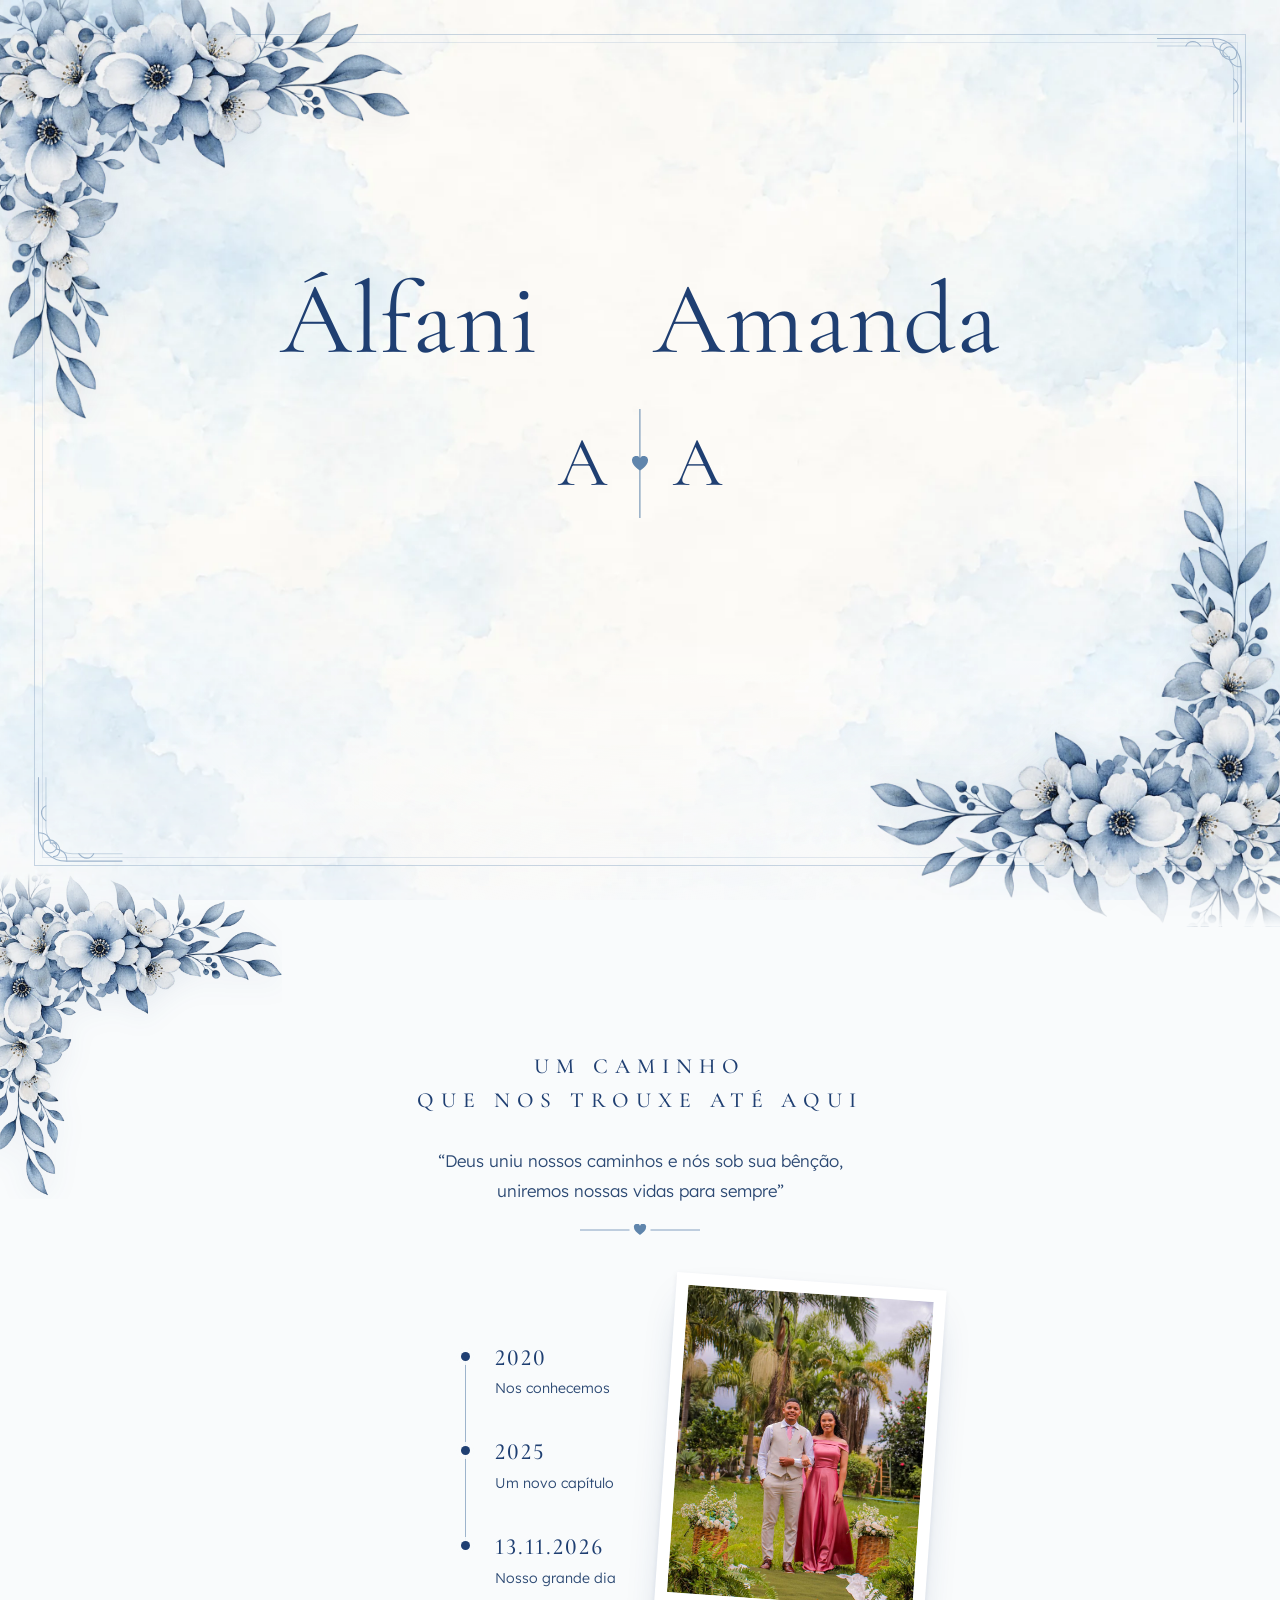
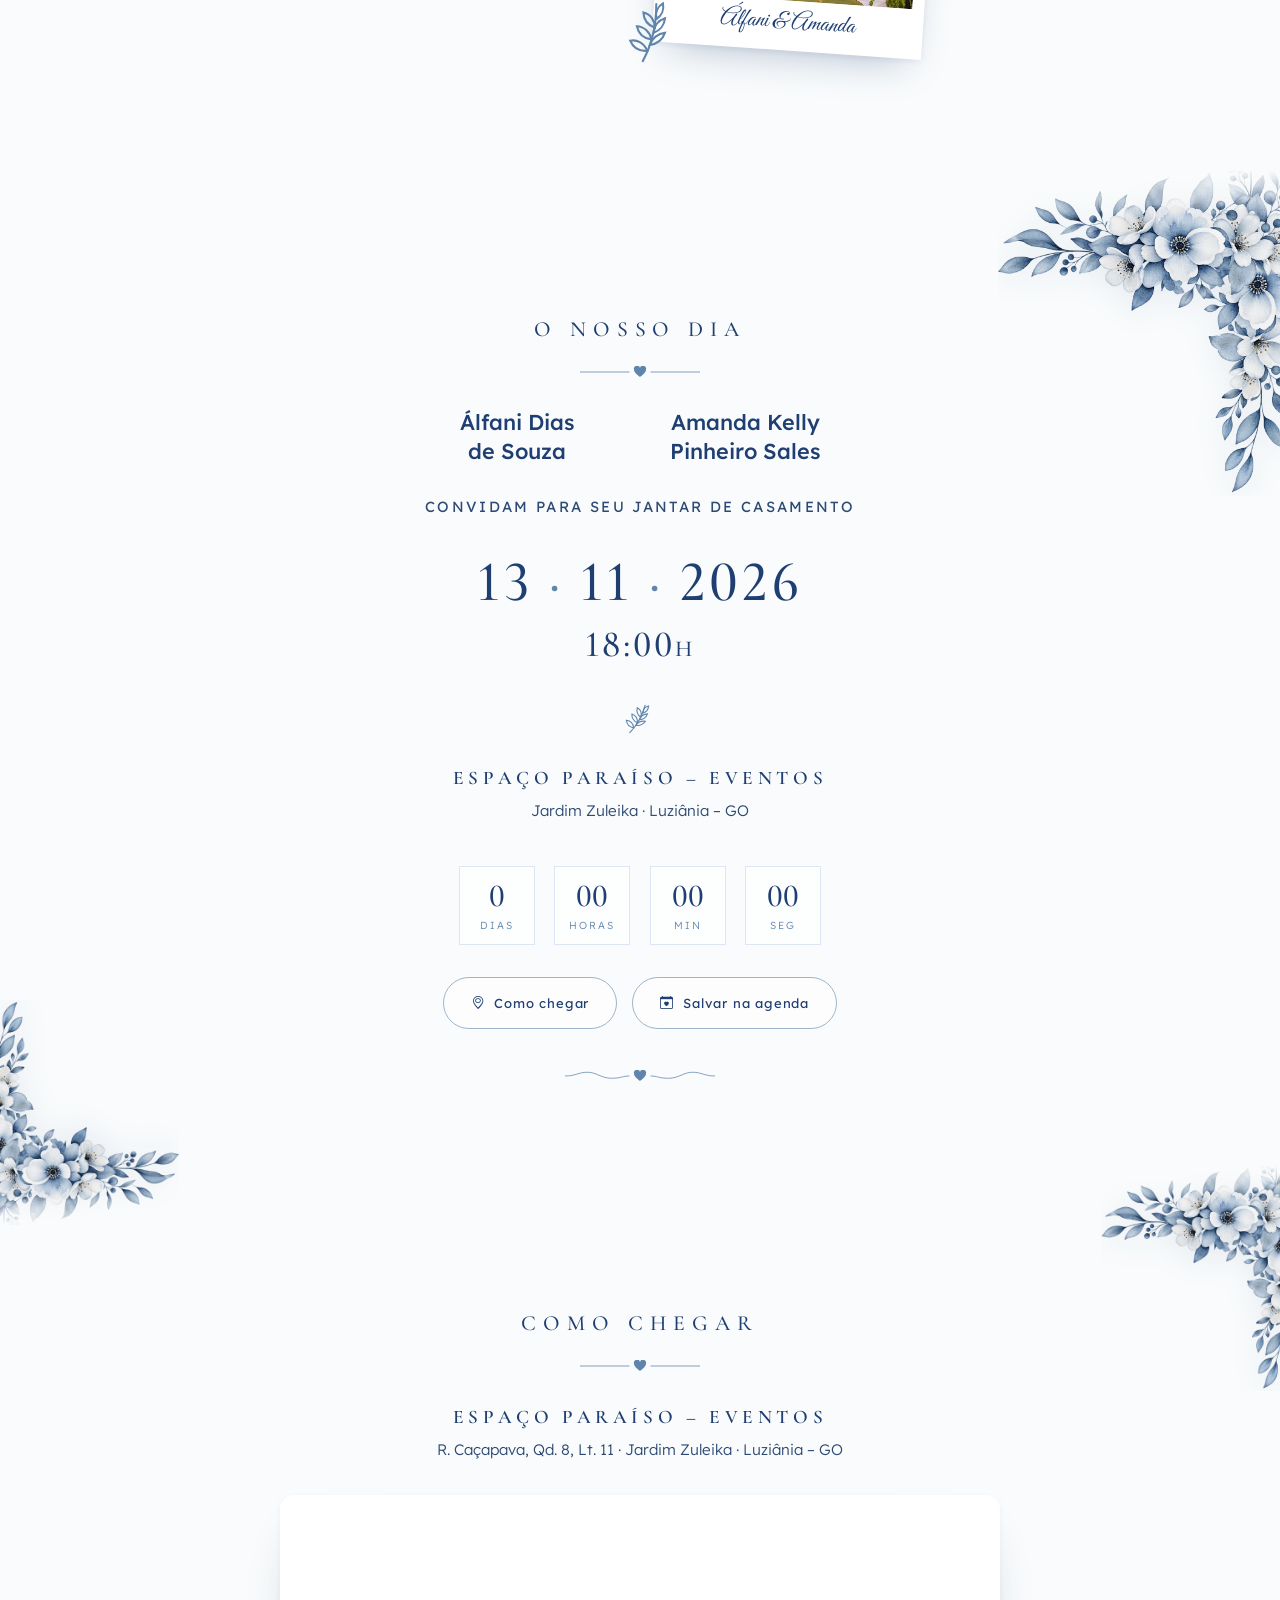
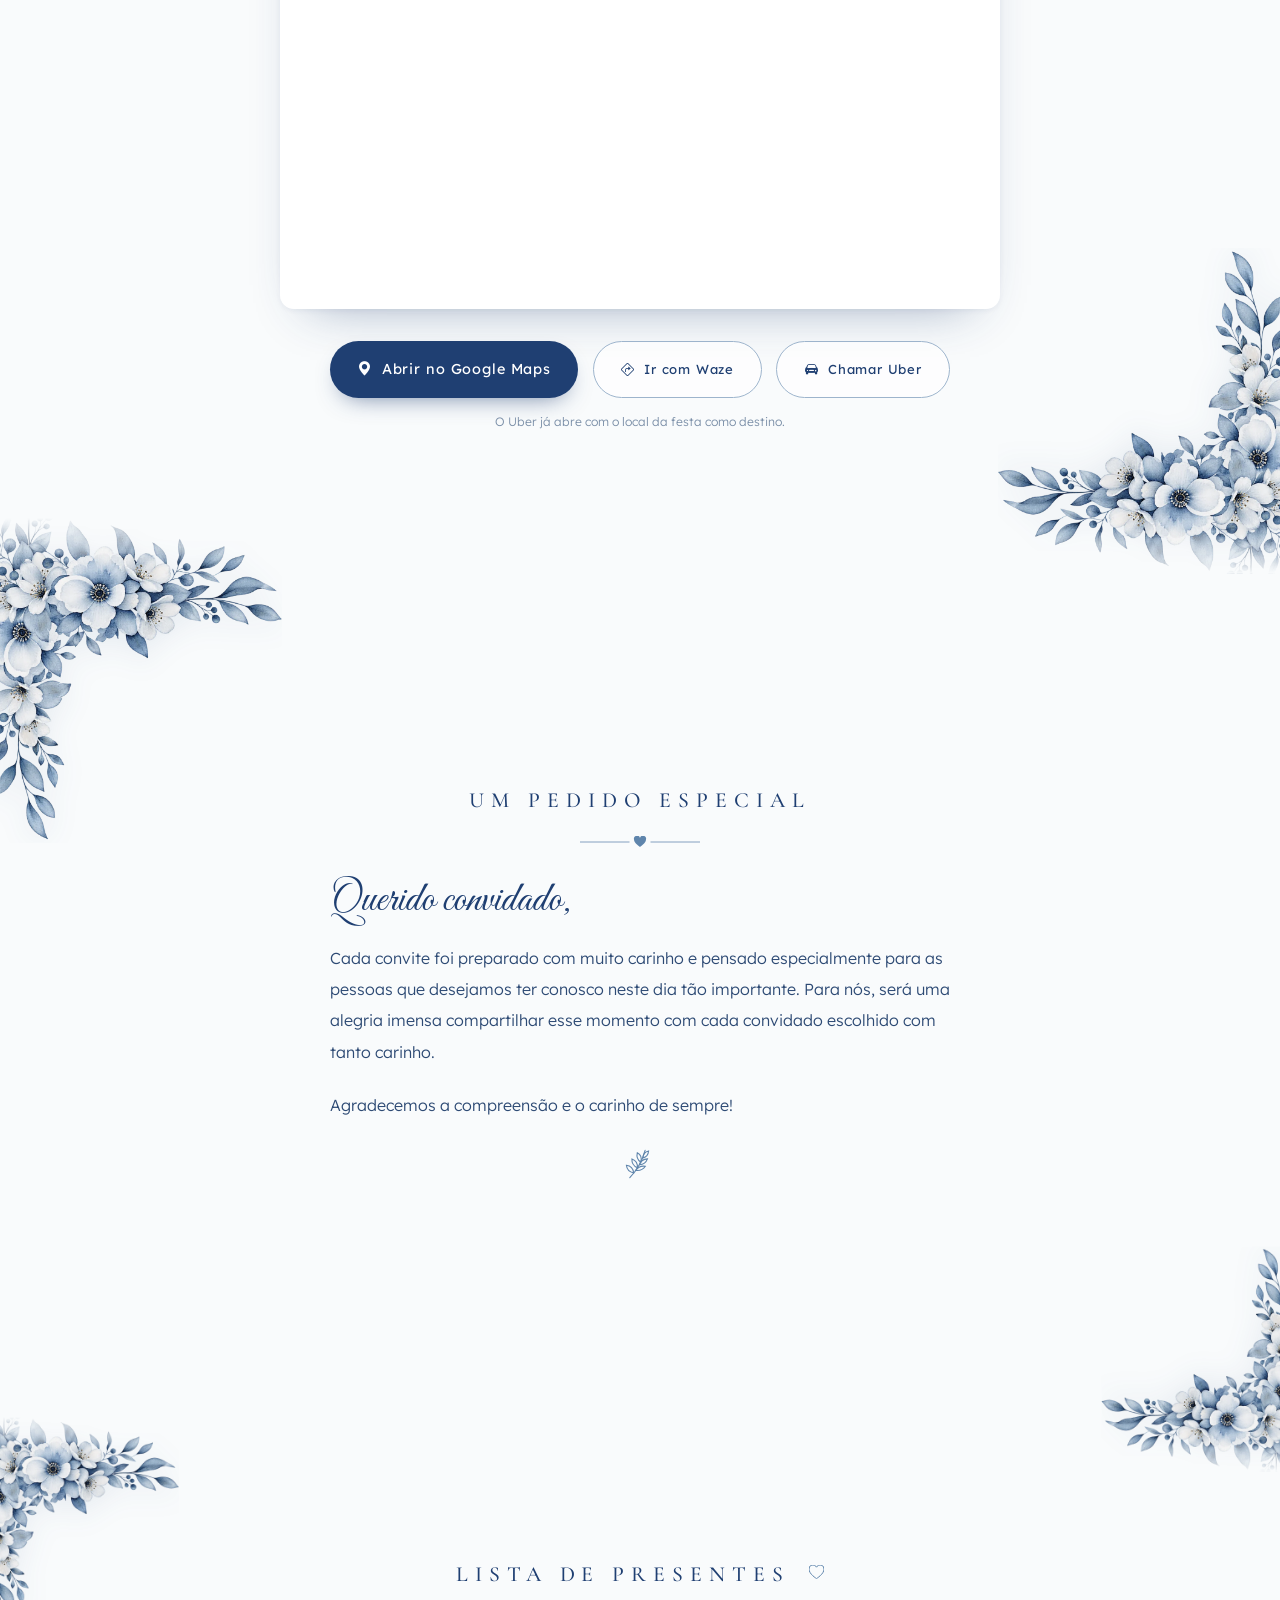
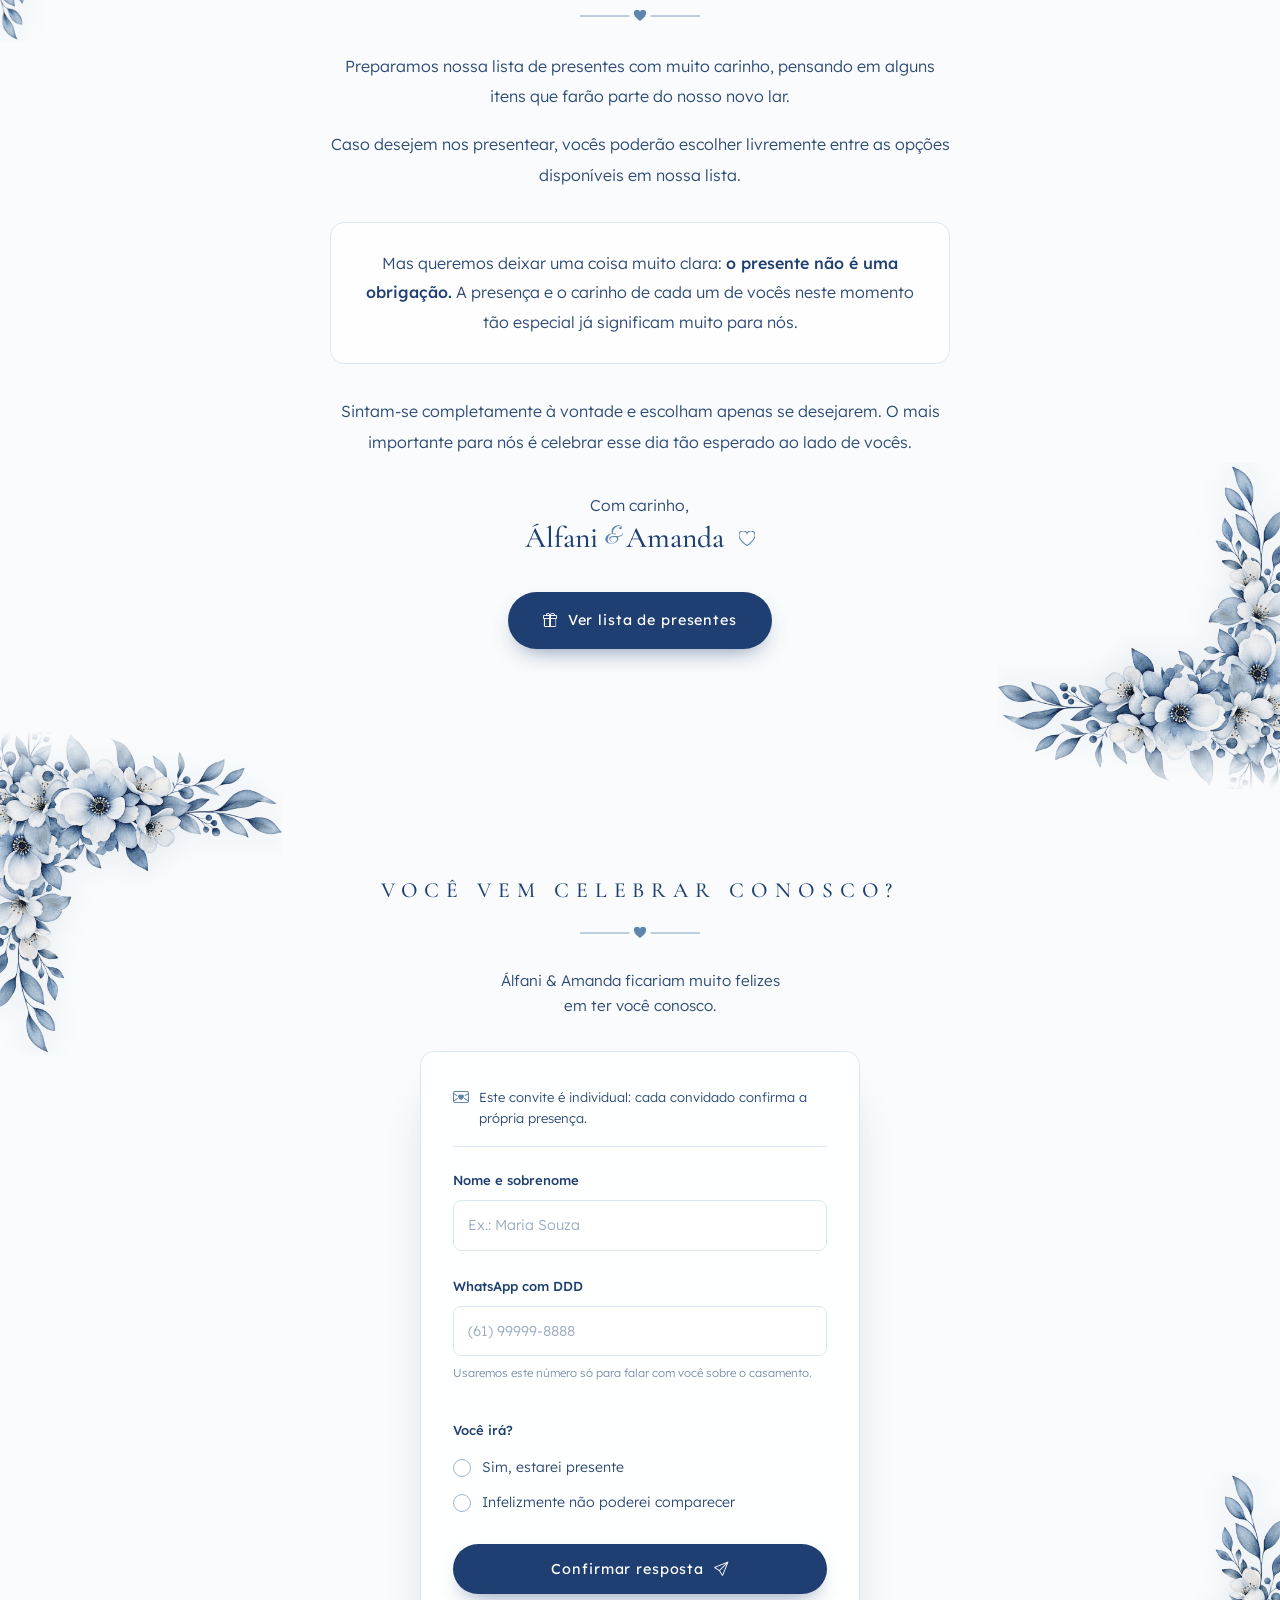
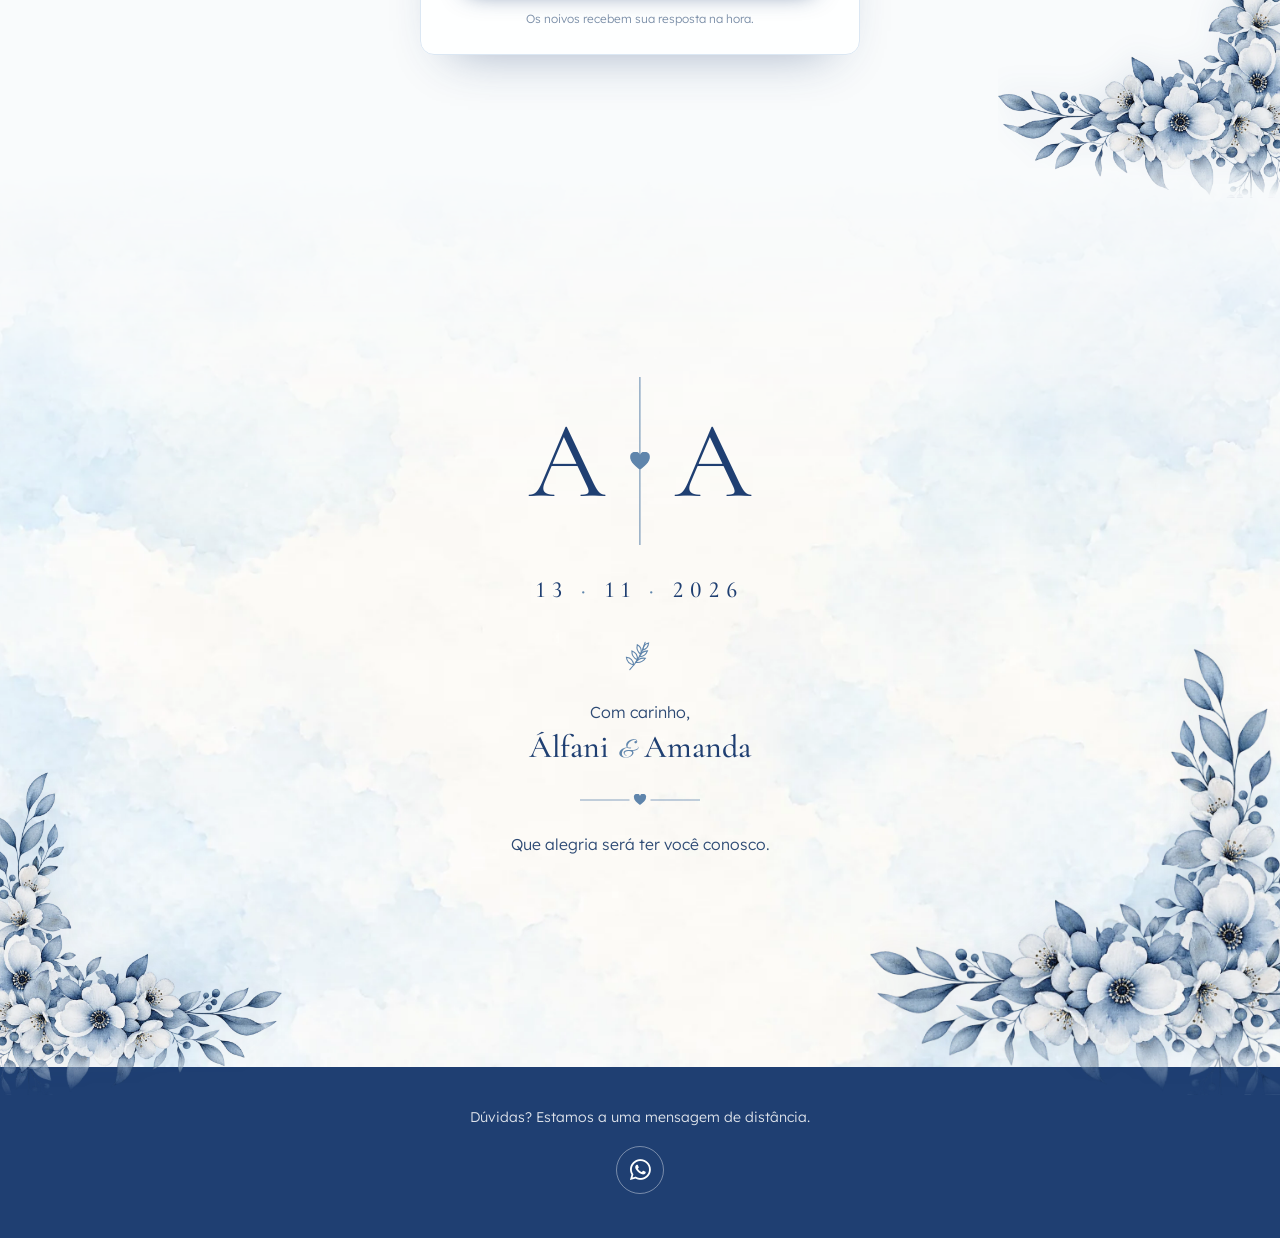
<file: index.html>
<!DOCTYPE html>
<html lang="pt-BR">
<head>
    <meta charset="UTF-8">
    <meta name="viewport" content="width=device-width, initial-scale=1.0">
    <title>Álfani &amp; Amanda · Você está convidado(a)!</title>
    <meta name="description" content="Você é muito especial para nós — vem celebrar com a gente! Álfani e Amanda convidam para o jantar de casamento, 13 de novembro de 2026, às 18h, no Espaço Paraíso Eventos, Luziânia - GO.">
    <meta name="theme-color" content="#f7fafd">

    <!-- meta tags de compartilhamento (WhatsApp, Facebook, Instagram etc. usam Open Graph) -->
    <meta property="og:site_name" content="Álfani & Amanda" />
    <meta property="og:title" content="Álfani & Amanda · Você está convidado(a)!" />
    <meta property="og:type" content="website" />
    <meta property="og:description" content="Você é muito especial para nós, e esse dia não seria o mesmo sem você. Vem celebrar com a gente: 13.11.2026, às 18h, no Espaço Paraíso Eventos, Luziânia - GO." />
    <!-- endereço do site: se o nome no Netlify for outro, troque aqui (e em config.js → siteUrl) -->
    <meta property="og:url" content="https://alfani-e-amanda.netlify.app/" />
    <meta property="og:image" content="https://alfani-e-amanda.netlify.app/og-convite.jpg" />
    <meta property="og:image:secure_url" content="https://alfani-e-amanda.netlify.app/og-convite.jpg" />
    <meta property="og:image:type" content="image/jpeg" />
    <meta property="og:image:width" content="1200" />
    <meta property="og:image:height" content="630" />
    <meta property="og:image:alt" content="Álfani e Amanda, 13 de novembro de 2026" />
    <meta property="og:locale" content="pt_BR" />
    <meta name="twitter:card" content="summary_large_image" />
    <meta name="twitter:title" content="Álfani & Amanda · Você está convidado(a)!" />
    <meta name="twitter:description" content="Você é muito especial para nós, e esse dia não seria o mesmo sem você. Vem celebrar com a gente: 13.11.2026, às 18h, no Espaço Paraíso Eventos, Luziânia - GO." />
    <meta name="twitter:image" content="https://alfani-e-amanda.netlify.app/og-convite.jpg" />

    <link rel="icon" href="data:image/svg+xml,%3Csvg xmlns='http://www.w3.org/2000/svg' viewBox='0 0 64 64'%3E%3Cpath d='M32 56S8 41 8 24a12 12 0 0 1 24-4 12 12 0 0 1 24 4c0 17-24 32-24 32z' fill='%235f85ac'/%3E%3C/svg%3E">

    <!-- fontes -->
    <link rel="preconnect" href="https://fonts.googleapis.com">
    <link rel="preconnect" href="https://fonts.gstatic.com" crossorigin>
    <link href="https://fonts.googleapis.com/css2?family=Cormorant+Garamond:ital,wght@0,400;0,500;0,600;1,400;1,500&family=Lexend:wght@300;400;500&family=Great+Vibes&display=swap" rel="stylesheet">
    <link rel="stylesheet" href="https://cdn.jsdelivr.net/npm/bootstrap-icons@1.11.3/font/bootstrap-icons.min.css">

    <link rel="preload" as="image" href="/layout-images/convite/fundo-aquarela.webp">
    <link rel="preload" as="image" href="/layout-images/convite/flores-canto.webp">
    <link rel="stylesheet" href="/convite.css">
    <script>document.documentElement.classList.add('js')</script>
</head>
<body>

<!-- ============ SÍMBOLOS SVG REUTILIZÁVEIS ============ -->
<svg width="0" height="0" style="position:absolute" aria-hidden="true">
    <defs>
        <!-- coração -->
        <symbol id="coracao" viewBox="0 0 24 22">
            <path d="M12 21.5S0 14.2 0 6.4A6.3 6.3 0 0 1 12 3.3a6.3 6.3 0 0 1 12 3.1c0 7.8-12 15.1-12 15.1z"/>
        </symbol>
        <!-- raminho -->
        <symbol id="raminho" viewBox="0 0 40 40">
            <g fill="none" stroke="currentColor" stroke-width="1.3" stroke-linecap="round">
                <path d="M8 36C16 28 22 18 26 4"/>
                <path d="M12.5 30.5c-5-1-8-4.5-8.5-9 4.5.5 8 3.8 8.5 9z"/>
                <path d="M17 24.5c-4.5-2-6.8-6-6.5-10.5 4.2 1.4 6.8 5.5 6.5 10.5z"/>
                <path d="M21 18c-3.8-2.8-5.2-7-4.2-11.2 3.8 2 5.5 6.5 4.2 11.2z"/>
                <path d="M15 27.5c4.5.6 8.7-1 11.3-4.8-4.4-.8-8.8 1.2-11.3 4.8z"/>
                <path d="M19.5 20.8c4.2-.2 7.8-2.8 9.3-6.8-4.3.1-8 2.6-9.3 6.8z"/>
                <path d="M23.5 13c3.7-1 6.3-4.2 6.6-8.2-3.8.9-6.5 4-6.6 8.2z"/>
            </g>
        </symbol>
        <!-- canto ornamental (inspirado na moldura do convite) -->
        <symbol id="canto" viewBox="0 0 120 120">
            <g fill="none" stroke="currentColor" stroke-width="1.4" stroke-linecap="round">
                <path d="M6 118V44C6 22 22 6 44 6h74"/>
                <path d="M16 118V52c0-20 16-36 36-36h66" opacity=".55"/>
                <path d="M30 30c-8 8-18 4-18-4s10-12 16-6c5 5 1 12-4 10"/>
                <path d="M30 30c8-8 4-18-4-18"/>
                <path d="M44 6c0 10-6 16-14 16M6 44c10 0 16-6 16-14"/>
                <path d="M60 16c6-8 16-8 20 0M16 60c-8 6-8 16 0 20"/>
            </g>
        </symbol>
        <!-- divisor: linha — coração — linha -->
        <symbol id="divisor" viewBox="0 0 160 16">
            <path d="M0 8h66M94 8h66" stroke="currentColor" stroke-width="1" fill="none"/>
            <path d="M80 14.5S72 9.7 72 4.7a4 4 0 0 1 8-1.9 4 4 0 0 1 8 1.9c0 5-8 9.8-8 9.8z" fill="currentColor"/>
        </symbol>
        <!-- divisor ondulado -->
        <symbol id="divisor-onda" viewBox="0 0 200 16">
            <path d="M0 8c14 0 18-5 30-5s18 8 32 8 14-3 24-3M114 8c10 0 10 3 24 3s20-8 32-8 16 5 30 5" stroke="currentColor" stroke-width="1" fill="none"/>
            <path d="M100 14.5S92 9.7 92 4.7a4 4 0 0 1 8-1.9 4 4 0 0 1 8 1.9c0 5-8 9.8-8 9.8z" fill="currentColor"/>
        </symbol>
    </defs>
</svg>

<!-- ============ MENU ============ -->
<header class="topo" id="topo">
    <nav class="menu" aria-label="Navegação principal">
        <a href="#inicio" class="menu__marca" aria-label="Início">A<svg><use href="#coracao"/></svg>A</a>
        <button class="menu__botao" aria-label="Abrir menu" aria-expanded="false" aria-controls="menu-links">
            <span></span><span></span><span></span>
        </button>
        <ul class="menu__links" id="menu-links">
            <li><a href="#inicio">Início</a></li>
            <li><a href="#o-casal">O casal</a></li>
            <li><a href="#nosso-dia">O nosso dia</a></li>
            <li><a href="#local">Local</a></li>
            <li><a href="#presentes">Presentes</a></li>
            <li><a href="#rsvp">RSVP</a></li>
        </ul>
    </nav>
</header>

<main>

    <!-- ============ 1. HERO ============ -->
    <section class="secao hero" id="inicio">
        <img class="flor flor--tl flor--grande" src="/layout-images/convite/flores-canto.webp" alt="">
        <img class="flor flor--br flor--grande" src="/layout-images/convite/flores-canto.webp" alt="">

        <div class="moldura" aria-hidden="true">
            <svg class="moldura__canto moldura__canto--tl"><use href="#canto"/></svg>
            <svg class="moldura__canto moldura__canto--tr"><use href="#canto"/></svg>
            <svg class="moldura__canto moldura__canto--bl"><use href="#canto"/></svg>
            <svg class="moldura__canto moldura__canto--br"><use href="#canto"/></svg>
        </div>

        <div class="conteudo hero__conteudo">
            <p class="sobretitulo hero-etapa">Jantar de casamento</p>
            <!-- as letras dos nomes "nascem" de cada A do monograma (ver convite.js) -->
            <h1 class="hero__nomes" aria-label="Álfani &amp; Amanda">
                <span class="nome" data-origem="mono-a1">Álfani</span>
                <span class="e-comercial hero-etapa">&amp;</span>
                <span class="nome" data-origem="mono-a2">Amanda</span>
            </h1>

            <div class="monograma hero__monograma" aria-hidden="true">
                <span id="mono-a1" class="monograma__letra">A</span>
                <span class="monograma__eixo"><svg><use href="#coracao"/></svg></span>
                <span id="mono-a2" class="monograma__letra">A</span>
            </div>

            <p class="hero__data hero-etapa">13 <i>·</i> 11 <i>·</i> 2026</p>

            <a href="#o-casal" class="rolar hero-etapa" aria-label="Rolar para baixo">
                <i class="bi bi-chevron-down"></i>
            </a>
        </div>
    </section>

    <!-- ============ 2. O CASAL / NOSSA HISTÓRIA ============ -->
    <section class="secao secao--espelho" id="o-casal">
        <img class="flor flor--tl flor--media" src="/layout-images/convite/flores-canto.webp" alt="">

        <div class="conteudo">
            <h2 class="titulo revelar">Um caminho<br>que nos trouxe até aqui</h2>

            <blockquote class="citacao revelar">
                “Deus uniu nossos caminhos e nós sob sua bênção, uniremos nossas vidas para sempre”
            </blockquote>
            <svg class="divisor revelar" aria-hidden="true"><use href="#divisor"/></svg>

            <div class="historia">
                <!-- TODO: confirmar com o casal as datas e textos reais da linha do tempo -->
                <ol class="linha-tempo revelar">
                    <li>
                        <strong>2020</strong>
                        <span>Nos conhecemos</span>
                    </li>
                    <li>
                        <strong>2025</strong>
                        <span>Um novo capítulo</span>
                    </li>
                    <li>
                        <strong>13.11.2026</strong>
                        <span>Nosso grande dia</span>
                    </li>
                </ol>

                <figure class="polaroid revelar">
                    <div class="polaroid__foto">
                        <!-- Coloque a foto do casal em /layout-images/convite/casal.jpg -->
                        <img src="/layout-images/convite/casal.jpeg" alt="Álfani e Amanda" loading="lazy" onerror="this.remove()">
                        <div class="polaroid__reserva" aria-hidden="true">
                            <span>A</span><svg><use href="#coracao"/></svg><span>A</span>
                        </div>
                    </div>
                    <figcaption>Álfani &amp; Amanda</figcaption>
                    <svg class="polaroid__raminho" aria-hidden="true"><use href="#raminho"/></svg>
                </figure>
            </div>
        </div>
    </section>

    <!-- ============ 3. O NOSSO DIA ============ -->
    <section class="secao" id="nosso-dia">
        <img class="flor flor--tr flor--media" src="/layout-images/convite/flores-canto.webp" alt="">
        <img class="flor flor--bl flor--pequena" src="/layout-images/convite/flores-canto.webp" alt="">

        <div class="conteudo">
            <h2 class="titulo revelar">O nosso dia</h2>
            <svg class="divisor revelar" aria-hidden="true"><use href="#divisor"/></svg>

            <div class="nomes-completos revelar">
                <p>Álfani Dias<br>de Souza</p>
                <p>Amanda Kelly<br>Pinheiro Sales</p>
            </div>
            <p class="convidam revelar">convidam para seu jantar de casamento</p>

            <p class="dia__data revelar">13 <i>·</i> 11 <i>·</i> 2026</p>
            <p class="dia__hora revelar">18:00<small>h</small></p>

            <svg class="raminho revelar" aria-hidden="true"><use href="#raminho"/></svg>

            <p class="dia__local revelar">Espaço Paraíso – Eventos</p>
            <p class="dia__endereco revelar">Jardim Zuleika · Luziânia – GO</p>

            <div class="contador revelar" aria-label="Contagem regressiva">
                <div><span id="dias">0</span><small>dias</small></div>
                <div><span id="horas">00</span><small>horas</small></div>
                <div><span id="minutos">00</span><small>min</small></div>
                <div><span id="segundos">00</span><small>seg</small></div>
            </div>

            <div class="acoes revelar">
                <a class="botao botao--contorno" href="#local">
                    <i class="bi bi-geo-alt"></i> Como chegar
                </a>
                <a class="botao botao--contorno" target="_blank" rel="noopener"
                   href="https://calendar.google.com/calendar/render?action=TEMPLATE&text=Jantar+de+Casamento+%C3%81lfani+%26+Amanda&dates=20261113T210000Z/20261114T030000Z&location=Espa%C3%A7o+Para%C3%ADso+Eventos+-+Jardim+Zuleika%2C+Luzi%C3%A2nia+-+GO">
                    <i class="bi bi-calendar-heart"></i> Salvar na agenda
                </a>
            </div>

            <svg class="divisor divisor--onda revelar" aria-hidden="true"><use href="#divisor-onda"/></svg>
        </div>
    </section>

    <!-- ============ 4. LOCAL / COMO CHEGAR ============ -->
    <section class="secao secao--espelho" id="local">
        <img class="flor flor--tr flor--pequena" src="/layout-images/convite/flores-canto.webp" alt="">
        <img class="flor flor--br flor--media" src="/layout-images/convite/flores-canto.webp" alt="">

        <div class="conteudo">
            <h2 class="titulo revelar">Como chegar</h2>
            <svg class="divisor revelar" aria-hidden="true"><use href="#divisor"/></svg>

            <p class="dia__local revelar">Espaço Paraíso – Eventos</p>
            <p class="dia__endereco revelar" id="local-endereco">R. Caçapava, Qd. 8, Lt. 11 · Jardim Zuleika · Luziânia – GO</p>

            <div class="mapa revelar">
                <iframe
                    title="Mapa do Espaço Paraíso Eventos"
                    src="https://www.google.com/maps?q=-16.1359082,-47.9591609&amp;z=16&amp;output=embed"
                    loading="lazy"
                    referrerpolicy="no-referrer-when-downgrade"
                    allowfullscreen></iframe>
            </div>

            <!-- os links abaixo são montados a partir de config.js (local) -->
            <div class="acoes acoes--rotas revelar">
                <a class="botao botao--cheio botao--auto" target="_blank" rel="noopener" id="rota-google"
                   href="https://share.google/DKx1PzBp9vqPbJ42H">
                    <i class="bi bi-geo-alt-fill"></i> Abrir no Google Maps
                </a>
                <a class="botao botao--contorno" target="_blank" rel="noopener" id="rota-waze"
                   href="https://waze.com/ul?ll=-16.1359082,-47.9591609&amp;navigate=yes">
                    <i class="bi bi-sign-turn-right"></i> Ir com Waze
                </a>
                <a class="botao botao--contorno" target="_blank" rel="noopener" id="rota-uber"
                   href="https://m.uber.com/ul/?action=setPickup&amp;pickup=my_location&amp;dropoff%5Blatitude%5D=-16.1359082&amp;dropoff%5Blongitude%5D=-47.9591609">
                    <i class="bi bi-car-front-fill"></i> Chamar Uber
                </a>
            </div>
            <p class="rotas__nota revelar">O Uber já abre com o local da festa como destino.</p>
        </div>
    </section>

    <!-- ============ 5. UM PEDIDO ESPECIAL ============ -->
    <section class="secao" id="pedido">
        <img class="flor flor--tl flor--media" src="/layout-images/convite/flores-canto.webp" alt="">
        <img class="flor flor--br flor--pequena" src="/layout-images/convite/flores-canto.webp" alt="">

        <div class="conteudo conteudo--estreito">
            <h2 class="titulo revelar">Um pedido especial</h2>
            <svg class="divisor revelar" aria-hidden="true"><use href="#divisor"/></svg>

            <p class="pedido__saudacao revelar">Querido convidado,</p>
            <div class="pedido__texto revelar">
                <p>Cada convite foi preparado com muito carinho e pensado especialmente para as pessoas que desejamos ter conosco neste dia tão importante. Para nós, será uma alegria imensa compartilhar esse momento com cada convidado escolhido com tanto carinho.</p>
                <p>Agradecemos a compreensão e o carinho de sempre!</p>
            </div>
            <svg class="raminho revelar" aria-hidden="true"><use href="#raminho"/></svg>
        </div>
    </section>

    <!-- ============ 6. LISTA DE PRESENTES ============ -->
    <section class="secao secao--espelho" id="presentes">
        <img class="flor flor--tl flor--pequena" src="/layout-images/convite/flores-canto.webp" alt="">
        <img class="flor flor--br flor--media" src="/layout-images/convite/flores-canto.webp" alt="">

        <div class="conteudo conteudo--estreito">
            <h2 class="titulo revelar">
                Lista de Presentes
                <svg class="titulo__coracao" aria-hidden="true"><use href="#coracao"/></svg>
            </h2>
            <svg class="divisor revelar" aria-hidden="true"><use href="#divisor"/></svg>

            <div class="presentes__texto revelar">
                <p>Preparamos nossa lista de presentes com muito carinho, pensando em alguns itens que farão parte do nosso novo lar.</p>
                <p>Caso desejem nos presentear, vocês poderão escolher livremente entre as opções disponíveis em nossa lista.</p>
            </div>

            <blockquote class="presentes__destaque revelar">
                <p>Mas queremos deixar uma coisa muito clara: <strong>o presente não é uma obrigação.</strong> A presença e o carinho de cada um de vocês neste momento tão especial já significam muito para nós.</p>
            </blockquote>

            <div class="presentes__texto revelar">
                <p>Sintam-se completamente à vontade e escolham apenas se desejarem. O mais importante para nós é celebrar esse dia tão esperado ao lado de vocês.</p>
            </div>

            <div class="assinatura revelar">
                <p class="assinatura__carinho">Com carinho,</p>
                <p class="assinatura__nomes">
                    Álfani <span class="e-comercial">&amp;</span> Amanda
                    <svg aria-hidden="true"><use href="#coracao"/></svg>
                </p>
            </div>

            <a class="botao botao--cheio botao--auto botao--presentes revelar" href="/lista-de-presentes.html">
                <i class="bi bi-gift"></i> Ver lista de presentes
            </a>
        </div>
    </section>

    <!-- ============ 7. RSVP ============ -->
    <section class="secao" id="rsvp">
        <img class="flor flor--tl flor--media" src="/layout-images/convite/flores-canto.webp" alt="">
        <img class="flor flor--br flor--media" src="/layout-images/convite/flores-canto.webp" alt="">

        <div class="conteudo">
            <h2 class="titulo revelar">Você vem celebrar conosco?</h2>
            <svg class="divisor revelar" aria-hidden="true"><use href="#divisor"/></svg>
            <p class="subtitulo revelar">Álfani &amp; Amanda ficariam muito felizes<br>em ter você conosco.</p>

            <form class="cartao-form revelar" id="form-rsvp" novalidate>
                <p class="cartao-form__intro">
                    <i class="bi bi-envelope-heart" aria-hidden="true"></i>
                    Este convite é individual: cada convidado confirma a própria presença.
                </p>

                <!-- nome + WhatsApp (ou "confirmando como…" se já identificado) -->
                <div id="rsvp-identificacao"></div>

                <p class="rsvp-anterior" id="rsvp-anterior" hidden></p>

                <fieldset class="campo" data-campo="presenca">
                    <legend class="campo__rotulo">Você irá?</legend>
                    <label class="opcao">
                        <input type="radio" name="presenca" value="sim" required>
                        <span class="opcao__marca"></span>
                        Sim, estarei presente
                    </label>
                    <label class="opcao">
                        <input type="radio" name="presenca" value="nao">
                        <span class="opcao__marca"></span>
                        Infelizmente não poderei comparecer
                    </label>
                    <span class="campo__erro">Escolha uma das opções.</span>
                </fieldset>

                <p class="cartao-form__erro" id="rsvp-erro" hidden></p>

                <button type="submit" class="botao botao--cheio" id="rsvp-enviar">
                    Confirmar resposta <i class="bi bi-send"></i>
                </button>
                <p class="cartao-form__nota">Os noivos recebem sua resposta na hora.</p>
            </form>

            <!-- depois de enviar -->
            <div class="cartao-form cartao-form--sucesso" id="rsvp-sucesso" hidden>
                <svg class="cartao-form__coracao" aria-hidden="true"><use href="#coracao"/></svg>
                <h3 id="rsvp-sucesso-titulo"></h3>
                <p id="rsvp-sucesso-texto"></p>
                <div class="pendentes" id="rsvp-pendentes" hidden></div>
                <button type="button" class="botao-link" id="rsvp-alterar">Alterar minha resposta</button>
            </div>
        </div>
    </section>

    <!-- ============ 8. ENCERRAMENTO ============ -->
    <section class="secao secao--espelho final">
        <img class="flor flor--bl flor--media" src="/layout-images/convite/flores-canto.webp" alt="">
        <img class="flor flor--br flor--grande" src="/layout-images/convite/flores-canto.webp" alt="">

        <div class="conteudo">
            <div class="monograma monograma--grande revelar" aria-hidden="true">
                <span>A</span>
                <span class="monograma__eixo"><svg><use href="#coracao"/></svg></span>
                <span>A</span>
            </div>
            <p class="hero__data revelar">13 <i>·</i> 11 <i>·</i> 2026</p>
            <svg class="raminho revelar" aria-hidden="true"><use href="#raminho"/></svg>

            <p class="final__carinho revelar">Com carinho,</p>
            <p class="final__nomes revelar">Álfani <span class="e-comercial">&amp;</span> Amanda</p>
            <svg class="divisor revelar" aria-hidden="true"><use href="#divisor"/></svg>
            <p class="final__frase revelar">Que alegria será ter você conosco.</p>
        </div>
    </section>

</main>

<footer class="rodape">
    <p>Dúvidas? Estamos a uma mensagem de distância.</p>
    <a class="rodape__whats" id="link-whats" href="https://wa.me/61994061823" target="_blank" rel="noopener" aria-label="Falar no WhatsApp">
        <i class="bi bi-whatsapp"></i>
    </a>
</footer>

<div class="aviso" id="aviso" role="status" aria-live="polite"></div>

<script src="/config.js"></script>
<script src="/convite.js"></script>
<script type="module" src="/rsvp.js"></script>
</body>
</html>
</file>
<file: convite.css>
/* =========================================================
   Convite · Álfani & Amanda — 13.11.2026
   Paleta e tipografia inspiradas no convite oficial
   ========================================================= */

:root {
    --azul-marinho: #1f3f72;   /* títulos, monograma, datas */
    --azul-texto:   #2d4a74;   /* texto corrido */
    --azul-suave:   #5f85ac;   /* coração, detalhes */
    --azul-linha:   #9db4cc;   /* linhas, moldura */
    --azul-nevoa:   #dbe7f3;   /* campos, bordas leves */
    --papel:        #f9fbfc;   /* fundo base */
    --branco:       #ffffff;

    --serif:  'Cormorant Garamond', 'Times New Roman', serif;
    --sans:   'Lexend', system-ui, sans-serif;
    --script: 'Great Vibes', cursive;

    --fundo: url('/layout-images/convite/fundo-aquarela.webp');
    --flor:  url('/layout-images/convite/flores-canto.webp');
}

*,
*::before,
*::after { box-sizing: border-box; }

html { scroll-behavior: smooth; }

body {
    margin: 0;
    background: var(--papel);
    color: var(--azul-texto);
    font-family: var(--sans);
    font-weight: 300;
    line-height: 1.7;
    -webkit-font-smoothing: antialiased;
    overflow-x: hidden;
    font-variant-numeric: lining-nums;
    font-feature-settings: 'lnum' 1;
}

h1, h2, h3, p, blockquote, figure, ol, ul { margin: 0; padding: 0; }
img, svg { display: block; }
a { color: inherit; }

/* ---------- Menu ---------- */
.topo {
    position: fixed;
    inset: 0 0 auto 0;
    z-index: 50;
    transition: background .4s ease, box-shadow .4s ease, backdrop-filter .4s ease;
}
.topo.rolado {
    background: rgba(249, 251, 252, .82);
    backdrop-filter: blur(10px);
    -webkit-backdrop-filter: blur(10px);
    box-shadow: 0 1px 0 rgba(157, 180, 204, .35);
}
.menu {
    max-width: 1200px;
    margin: 0 auto;
    padding: 1.1rem 2rem;
    display: flex;
    align-items: center;
    justify-content: flex-end;
    gap: 1rem;
}
.menu__marca {
    margin-right: auto;
    display: flex;
    align-items: center;
    gap: .3rem;
    font-family: var(--serif);
    font-size: 1.5rem;
    color: var(--azul-marinho);
    text-decoration: none;
    opacity: 0;
    transition: opacity .4s ease;
}
.menu__marca svg { width: 12px; height: 11px; fill: var(--azul-suave); }
.topo.rolado .menu__marca { opacity: 1; }

.menu__links {
    list-style: none;
    display: flex;
    gap: 2.2rem;
}
.menu__links a {
    font-family: var(--sans);
    font-size: .72rem;
    font-weight: 400;
    letter-spacing: .22em;
    text-transform: uppercase;
    text-decoration: none;
    color: var(--azul-marinho);
    position: relative;
    padding: .3rem 0;
}
.menu__links a::after {
    content: '';
    position: absolute;
    left: 0; right: 0; bottom: 0;
    height: 1px;
    background: var(--azul-suave);
    transform: scaleX(0);
    opacity: 0;
    transition: transform .35s ease, opacity .35s ease;
}
.menu__links a:hover::after,
.menu__links a.ativo::after { transform: scaleX(1); opacity: 1; }

.menu__botao {
    display: none;
    width: 42px; height: 42px;
    border: 0;
    background: transparent;
    cursor: pointer;
    flex-direction: column;
    justify-content: center;
    align-items: center;
    gap: 6px;
    position: relative;
    z-index: 2;
}
.menu__botao span {
    width: 24px; height: 1.5px;
    background: var(--azul-marinho);
    transition: transform .35s ease, opacity .35s ease;
}
.menu__botao[aria-expanded="true"] span:nth-child(1) { transform: translateY(7.5px) rotate(45deg); }
.menu__botao[aria-expanded="true"] span:nth-child(2) { opacity: 0; }
.menu__botao[aria-expanded="true"] span:nth-child(3) { transform: translateY(-7.5px) rotate(-45deg); }

/* ---------- Seções ---------- */
.secao {
    position: relative;
    isolation: isolate;
    overflow: hidden;           /* navegadores antigos */
    overflow-x: clip;           /* corta só nas laterais: as flores podem */
    overflow-y: visible;        /* passar da borda de cima/baixo sem "corte reto" */
    min-height: 100vh;
    min-height: 100svh;
    display: grid;
    place-items: center;
    padding: 7rem 1.5rem;
    text-align: center;
}
/* ---------- Fundo ----------
   Um único fundo aquarela contínuo, fixo na tela e bem suave, para a página
   inteira. A aquarela em intensidade total aparece só na abertura (hero) e no
   encerramento, dissolvendo-se no papel para não criar "emendas".          */
body::before {
    content: '';
    position: fixed;
    inset: 0;
    z-index: -1;
    pointer-events: none;
    background: var(--fundo) center / cover no-repeat;
    opacity: .38;
}
/* véu central: deixa o miolo mais limpo, onde fica o texto */
body::after {
    content: '';
    position: fixed;
    inset: 0;
    z-index: -1;
    pointer-events: none;
    background: radial-gradient(ellipse 60% 70% at 50% 50%, rgba(249, 251, 252, .75), rgba(249, 251, 252, 0) 75%);
}

.hero::before,
.final::before {
    content: '';
    position: absolute;
    inset: 0;
    z-index: -2;
    background: var(--fundo) center / cover no-repeat;
}
.hero::before {
    -webkit-mask-image: linear-gradient(to bottom, #000 70%, transparent 100%);
            mask-image: linear-gradient(to bottom, #000 70%, transparent 100%);
}
.final::before {
    transform: scaleX(-1);
    -webkit-mask-image: linear-gradient(to top, #000 60%, transparent 100%);
            mask-image: linear-gradient(to top, #000 60%, transparent 100%);
}

.conteudo {
    position: relative;
    z-index: 2;
    width: 100%;
    max-width: 780px;
    display: flex;
    flex-direction: column;
    align-items: center;
}
.conteudo--estreito { max-width: 620px; }

/* ---------- Flores de canto ---------- */
.flor {
    position: absolute;
    z-index: 1;
    height: auto;
    pointer-events: none;
    user-select: none;
    filter: drop-shadow(0 6px 14px rgba(31, 63, 114, .08));
    transform-origin: center;
    /* a imagem original vem "cortada" nas bordas de cima e da esquerda:
       um degradê suave faz essas bordas sumirem no fundo (vale para todos
       os cantos, porque a máscara é aplicada antes do espelhamento) */
    -webkit-mask-image: linear-gradient(to bottom, transparent 0, #000 14%),
                        linear-gradient(to right, transparent 0, #000 10%);
    -webkit-mask-composite: source-in;
            mask-image: linear-gradient(to bottom, transparent 0, #000 14%),
                        linear-gradient(to right, transparent 0, #000 10%);
            mask-composite: intersect;
    animation: balanco 9s ease-in-out infinite alternate;
}
.flor--grande  { width: clamp(220px, 36vw, 520px); }
.flor--media   { width: clamp(170px, 26vw, 380px); }
.flor--pequena { width: clamp(130px, 18vw, 260px); }

/* a imagem original está no canto superior esquerdo; as outras são espelhadas */
.flor--tl { top: -3%;    left: -4%; }
.flor--tr { top: -3%;    right: -4%;  transform: scaleX(-1); }
.flor--bl { bottom: -3%; left: -4%;   transform: scaleY(-1); }
.flor--br { bottom: -3%; right: -4%;  transform: rotate(180deg); }

@keyframes balanco {
    from { rotate: -1.2deg; }
    to   { rotate: 1.2deg; }
}

/* ---------- Moldura do hero (como no convite) ---------- */
.moldura {
    position: absolute;
    inset: clamp(14px, 3vw, 34px);
    z-index: 0;
    border: 1px solid rgba(157, 180, 204, .55);
    pointer-events: none;
}
.moldura::after {
    content: '';
    position: absolute;
    inset: 7px;
    border: 1px solid rgba(157, 180, 204, .28);
}
.moldura__canto {
    position: absolute;
    width: clamp(56px, 7vw, 92px);
    height: clamp(56px, 7vw, 92px);
    color: var(--azul-linha);
}
.moldura__canto--tl { top: -1px;    left: -1px; }
.moldura__canto--tr { top: -1px;    right: -1px;  transform: scaleX(-1); }
.moldura__canto--bl { bottom: -1px; left: -1px;   transform: scaleY(-1); }
.moldura__canto--br { bottom: -1px; right: -1px;  transform: scale(-1); }

/* ---------- Tipografia comum ---------- */
.sobretitulo,
.titulo {
    font-family: var(--serif);
    font-weight: 500;
    text-transform: uppercase;
    letter-spacing: .32em;
    color: var(--azul-marinho);
}
.sobretitulo {
    font-size: clamp(.8rem, 1.4vw, .95rem);
    margin-bottom: 1.4rem;
    color: var(--azul-suave);
}
.titulo {
    font-size: clamp(1.05rem, 2.2vw, 1.35rem);
    line-height: 1.6;
}
.subtitulo {
    font-size: .95rem;
    margin-bottom: 2rem;
}

.divisor {
    width: 120px;
    height: 12px;
    margin: 1.2rem auto 1.8rem;
    color: var(--azul-suave);
}
.divisor--onda { width: 180px; margin-top: 2.6rem; margin-bottom: 0; }

.raminho {
    width: 34px;
    height: 34px;
    color: var(--azul-suave);
    margin: 1.6rem auto;
}

.e-comercial {
    font-family: var(--script);
    font-weight: 400;
    color: var(--azul-suave);
    font-size: .8em;
    padding: 0 .08em;
}

/* ---------- 1. Hero ---------- */
.hero { padding-top: 6rem; }
.hero__nomes {
    font-family: var(--serif);
    font-weight: 400;
    font-size: clamp(3rem, 8.4vw, 6.4rem);
    line-height: 1.05;
    color: var(--azul-marinho);
    letter-spacing: .01em;
}

.monograma {
    display: flex;
    align-items: center;
    gap: clamp(.9rem, 2vw, 1.5rem);
    margin: 2rem 0 1.6rem;
    font-family: var(--serif);
    font-weight: 400;
    font-size: clamp(3rem, 6vw, 4.4rem);
    line-height: 1;
    color: var(--azul-marinho);
}
.monograma__eixo {
    position: relative;
    width: 18px;
    height: 1.55em;
    display: grid;
    place-items: center;
}
.monograma__eixo::before {
    content: '';
    position: absolute;
    top: 0; bottom: 0; left: 50%;
    width: 1.2px;
    background: var(--azul-suave);
    transform: translateX(-50%);
}
.monograma__eixo svg {
    position: relative;
    width: 16px;
    height: 15px;
    fill: var(--azul-suave);
}
.monograma--grande { font-size: clamp(4rem, 10vw, 6.8rem); margin-top: 0; }
.monograma--grande .monograma__eixo { width: 22px; }
.monograma--grande .monograma__eixo svg { width: 20px; height: 18px; }

.hero__data {
    font-family: var(--serif);
    font-size: clamp(1.1rem, 2.2vw, 1.45rem);
    font-weight: 500;
    letter-spacing: .3em;
    color: var(--azul-marinho);
}
.hero__data i { font-style: normal; color: var(--azul-suave); }

.rolar {
    margin-top: 3rem;
    font-size: 1.3rem;
    color: var(--azul-marinho);
    text-decoration: none;
    animation: flutuar 2.4s ease-in-out infinite;
}
@keyframes flutuar {
    0%, 100% { transform: translateY(0); }
    50%      { transform: translateY(8px); }
}

/* ---------- 2. Nossa história ---------- */
.citacao {
    margin-top: 1.8rem;
    max-width: 440px;
    font-family: var(--sans);
    font-size: 1.05rem;
    line-height: 1.75;
    color: var(--azul-texto);
}

.historia {
    width: 100%;
    display: grid;
    grid-template-columns: 1fr 1fr;
    align-items: center;
    gap: 3rem;
    margin-top: 1rem;
    text-align: left;
}

.linha-tempo {
    list-style: none;
    position: relative;
    padding-left: 2.2rem;
    justify-self: end;
}
.linha-tempo::before {
    content: '';
    position: absolute;
    left: 5px; top: .9rem; bottom: 2.6rem;
    width: 1px;
    background: var(--azul-linha);
}
.linha-tempo li { position: relative; padding-bottom: 2.2rem; }
.linha-tempo li:last-child { padding-bottom: 0; }
.linha-tempo li::before {
    content: '';
    position: absolute;
    left: calc(-2.2rem + 1px);
    top: .62rem;
    width: 9px; height: 9px;
    border-radius: 50%;
    background: var(--azul-marinho);
    box-shadow: 0 0 0 4px rgba(249, 251, 252, .9);
}
.linha-tempo strong {
    display: block;
    font-family: var(--serif);
    font-size: 1.45rem;
    font-weight: 500;
    letter-spacing: .08em;
    color: var(--azul-marinho);
    line-height: 1.4;
}
.linha-tempo span { font-size: .88rem; }

.polaroid {
    position: relative;
    width: min(270px, 100%);
    background: var(--branco);
    padding: 12px 12px 14px;
    box-shadow: 0 18px 40px -18px rgba(31, 63, 114, .35), 0 2px 6px rgba(31, 63, 114, .08);
    rotate: 4deg;
    transition: rotate .6s ease, scale .6s ease;
}
.polaroid:hover { rotate: 1deg; scale: 1.02; }
.polaroid__foto {
    position: relative;
    aspect-ratio: 4 / 5;
    overflow: hidden;
    background: var(--papel) var(--fundo) center / cover;
}
.polaroid__foto img {
    position: absolute;
    inset: 0;
    z-index: 1;
    width: 100%; height: 100%;
    object-fit: cover;
}
.polaroid__reserva {
    position: absolute;
    inset: 0;
    display: flex;
    align-items: center;
    justify-content: center;
    gap: .6rem;
    font-family: var(--serif);
    font-size: 3.2rem;
    color: var(--azul-marinho);
}
.polaroid__reserva svg { width: 16px; height: 15px; fill: var(--azul-suave); }
.polaroid figcaption {
    font-family: var(--script);
    font-size: 1.5rem;
    text-align: center;
    color: var(--azul-marinho);
    margin-top: .5rem;
    line-height: 1.2;
}
.polaroid__raminho {
    position: absolute;
    left: -30px; bottom: -22px;
    width: 64px; height: 64px;
    color: var(--azul-suave);
    transform: rotate(-20deg);
}

/* ---------- 3. O nosso dia ---------- */
.nomes-completos {
    display: flex;
    justify-content: center;
    gap: clamp(2rem, 8vw, 6rem);
    font-family: var(--sans);
    font-weight: 500;
    font-size: clamp(1.05rem, 2.2vw, 1.35rem);
    line-height: 1.35;
    color: var(--azul-marinho);
}
.convidam {
    margin: 1.8rem 0 2rem;
    font-size: clamp(.78rem, 1.6vw, .92rem);
    font-weight: 400;
    letter-spacing: .16em;
    text-transform: uppercase;
}
.dia__data {
    font-family: var(--serif);
    font-size: clamp(2.4rem, 6vw, 3.6rem);
    font-weight: 500;
    line-height: 1.1;
    letter-spacing: .06em;
    color: var(--azul-marinho);
}
.dia__data i { font-style: normal; color: var(--azul-suave); }
.dia__hora {
    font-family: var(--serif);
    font-size: clamp(1.7rem, 4vw, 2.3rem);
    font-weight: 500;
    letter-spacing: .08em;
    color: var(--azul-marinho);
}
.dia__hora small { font-size: .62em; text-transform: uppercase; }
.dia__local {
    font-family: var(--serif);
    font-weight: 600;
    font-size: clamp(1rem, 2vw, 1.2rem);
    letter-spacing: .24em;
    text-transform: uppercase;
    color: var(--azul-marinho);
}
.dia__endereco { margin-top: .25rem; font-size: .95rem; }

.contador {
    display: flex;
    gap: clamp(.6rem, 2vw, 1.2rem);
    margin: 2.6rem 0 2rem;
}
.contador div {
    min-width: 76px;
    padding: .8rem .6rem .6rem;
    background: rgba(255, 255, 255, .7);
    border: 1px solid var(--azul-nevoa);
    backdrop-filter: blur(3px);
    display: flex;
    flex-direction: column;
    align-items: center;
}
.contador span {
    font-family: var(--serif);
    font-size: 2rem;
    font-weight: 500;
    line-height: 1;
    color: var(--azul-marinho);
    font-variant-numeric: tabular-nums;
}
.contador small {
    margin-top: .35rem;
    font-size: .64rem;
    letter-spacing: .2em;
    text-transform: uppercase;
    color: var(--azul-suave);
}

.acoes {
    display: flex;
    flex-wrap: wrap;
    justify-content: center;
    gap: .9rem;
}

/* ---------- Botões ---------- */
.botao {
    display: inline-flex;
    align-items: center;
    justify-content: center;
    gap: .6rem;
    padding: .85rem 1.7rem;
    border-radius: 999px;
    font-family: var(--sans);
    font-size: .82rem;
    font-weight: 400;
    letter-spacing: .06em;
    text-decoration: none;
    cursor: pointer;
    transition: background .3s ease, color .3s ease, transform .3s ease, box-shadow .3s ease;
}
.botao--contorno {
    border: 1px solid var(--azul-linha);
    background: rgba(255, 255, 255, .6);
    color: var(--azul-marinho);
}
.botao--contorno:hover {
    background: var(--azul-marinho);
    border-color: var(--azul-marinho);
    color: var(--branco);
}
.botao--cheio {
    width: 100%;
    border: 0;
    background: var(--azul-marinho);
    color: var(--branco);
    padding: 1rem 1.7rem;
    font-size: .9rem;
    box-shadow: 0 10px 24px -12px rgba(31, 63, 114, .7);
}
.botao--cheio:hover { transform: translateY(-2px); box-shadow: 0 14px 28px -12px rgba(31, 63, 114, .8); }
.botao:focus-visible,
.menu__links a:focus-visible { outline: 2px solid var(--azul-suave); outline-offset: 3px; }

/* ---------- 4. Pedido especial ---------- */
.pedido__saudacao {
    align-self: flex-start;
    font-family: var(--script);
    font-size: clamp(2rem, 4.5vw, 2.6rem);
    line-height: 1.2;
    color: var(--azul-marinho);
    margin-bottom: 1rem;
}
.pedido__texto {
    text-align: left;
    font-size: 1rem;
    line-height: 1.95;
}
.pedido__texto p + p { margin-top: 1.4rem; }

/* ---------- 5. RSVP ---------- */
.cartao-form {
    width: min(440px, 100%);
    padding: 2.2rem 2rem 1.6rem;
    text-align: left;
    background: rgba(255, 255, 255, .82);
    border: 1px solid var(--azul-nevoa);
    border-radius: 14px;
    box-shadow: 0 24px 50px -30px rgba(31, 63, 114, .45);
    backdrop-filter: blur(6px);
    -webkit-backdrop-filter: blur(6px);
}
.campo {
    display: block;
    border: 0;
    margin: 0 0 1.5rem;
    padding: 0;
    min-width: 0;
}
.campo__rotulo {
    display: block;
    padding: 0;
    margin-bottom: .55rem;
    font-size: .82rem;
    font-weight: 500;
    color: var(--azul-marinho);
}
.campo__rotulo--leve { font-weight: 400; }
.campo__rotulo em { font-style: normal; color: var(--azul-suave); font-size: .78rem; }

.campo input[type="text"],
.campo textarea {
    width: 100%;
    padding: .75rem .9rem;
    font: inherit;
    font-size: .9rem;
    color: var(--azul-marinho);
    background: var(--branco);
    border: 1px solid var(--azul-nevoa);
    border-radius: 8px;
    transition: border-color .25s ease, box-shadow .25s ease;
    resize: vertical;
}
.campo input::placeholder,
.campo textarea::placeholder { color: #9aabbf; }
.campo input:focus,
.campo textarea:focus {
    outline: none;
    border-color: var(--azul-suave);
    box-shadow: 0 0 0 3px rgba(95, 133, 172, .15);
}

.campo__erro {
    display: none;
    margin-top: .4rem;
    font-size: .76rem;
    color: #a24d5c;
}
.campo.invalido .campo__erro { display: block; }
.campo.invalido input[type="text"] { border-color: #d9a3ad; }

.opcao {
    display: flex;
    align-items: center;
    gap: .7rem;
    padding: .35rem 0;
    font-size: .88rem;
    cursor: pointer;
}
.opcao input { position: absolute; opacity: 0; pointer-events: none; }
.opcao__marca {
    flex: none;
    width: 18px; height: 18px;
    border-radius: 50%;
    border: 1px solid var(--azul-linha);
    background: var(--branco);
    display: grid;
    place-items: center;
    transition: border-color .25s ease;
}
.opcao__marca::after {
    content: '';
    width: 8px; height: 8px;
    border-radius: 50%;
    background: var(--azul-marinho);
    transform: scale(0);
    transition: transform .25s ease;
}
.opcao input:checked + .opcao__marca { border-color: var(--azul-marinho); }
.opcao input:checked + .opcao__marca::after { transform: scale(1); }
.opcao input:focus-visible + .opcao__marca { box-shadow: 0 0 0 3px rgba(95, 133, 172, .25); }

.campo--acompanhantes {
    display: grid;
    grid-template-rows: 1fr;
    transition: grid-template-rows .4s ease, opacity .4s ease, margin .4s ease;
}
.campo--acompanhantes > * { min-height: 0; }
.campo--acompanhantes.oculto {
    grid-template-rows: 0fr;
    opacity: 0;
    margin: 0;
    overflow: hidden;
}
.campo--acompanhantes.oculto > * { overflow: hidden; }

.contador-input {
    display: flex;
    width: max-content;
    margin: 0 auto;
    border: 1px solid var(--azul-nevoa);
    border-radius: 8px;
    overflow: hidden;
    background: var(--branco);
}
.contador-input button {
    width: 44px;
    border: 0;
    background: transparent;
    font-size: 1.1rem;
    color: var(--azul-marinho);
    cursor: pointer;
    transition: background .2s ease;
}
.contador-input button:hover { background: var(--azul-nevoa); }
.contador-input input {
    width: 64px;
    padding: .6rem 0;
    border: 0;
    border-inline: 1px solid var(--azul-nevoa);
    text-align: center;
    font: inherit;
    color: var(--azul-marinho);
    -moz-appearance: textfield;
    appearance: textfield;
}
.contador-input input::-webkit-inner-spin-button,
.contador-input input::-webkit-outer-spin-button { -webkit-appearance: none; margin: 0; }

.campo--nomes { margin: 1.1rem 0 0; }
.campo--nomes.oculto { display: none; }

.cartao-form__nota {
    margin-top: .9rem;
    text-align: center;
    font-size: .74rem;
    color: #7b8fa8;
}

.rsvp-alternativa {
    margin-top: 1.2rem;
    padding-top: 1.2rem;
    border-top: 1px solid var(--azul-nevoa);
    display: grid;
    justify-items: center;
    gap: .8rem;
    text-align: center;
    font-size: .86rem;
}

/* ---------- Identificação do convidado (RSVP e presentes) ---------- */
.campo__ajuda {
    display: block;
    margin-top: .4rem;
    font-size: .72rem;
    color: #7b8fa8;
}
.campo.invalido .campo__ajuda { display: none; }
.campo.invalido input[type="tel"] { border-color: #d9a3ad; }
.campo input[type="tel"] {
    width: 100%;
    padding: .75rem .9rem;
    font: inherit;
    font-size: .9rem;
    color: var(--azul-marinho);
    background: var(--branco);
    border: 1px solid var(--azul-nevoa);
    border-radius: 8px;
    transition: border-color .25s ease, box-shadow .25s ease;
}
.campo input[type="tel"]:focus {
    outline: none;
    border-color: var(--azul-suave);
    box-shadow: 0 0 0 3px rgba(95, 133, 172, .15);
}
.identidade {
    display: grid;
    grid-template-columns: auto 1fr;
    align-items: center;
    gap: .2rem .8rem;
    margin-bottom: 1.4rem;
    padding: .9rem 1rem;
    border: 1px solid var(--azul-nevoa);
    border-radius: 10px;
    background: rgba(219, 231, 243, .35);
    text-align: left;
}
.identidade > i {
    grid-row: span 2;
    font-size: 1.4rem;
    color: var(--azul-suave);
}
.identidade__dados { display: flex; flex-direction: column; min-width: 0; line-height: 1.35; }
.identidade__dados strong { font-weight: 500; color: var(--azul-marinho); overflow-wrap: anywhere; }
.identidade__dados span { font-size: .8rem; color: #6f84a0; font-variant-numeric: tabular-nums; }
.identidade__trocar { justify-self: start; padding: .2rem 0; font-size: .76rem; }

.botao-link {
    border: 0;
    background: none;
    padding: .5rem;
    font: inherit;
    font-size: .82rem;
    color: var(--azul-suave);
    text-decoration: underline;
    text-underline-offset: 3px;
    cursor: pointer;
}
.botao-link:hover { color: var(--azul-marinho); }

/* ---------- RSVP ---------- */
.cartao-form__intro {
    display: flex;
    gap: .6rem;
    align-items: flex-start;
    margin-bottom: 1.4rem;
    padding-bottom: 1.1rem;
    border-bottom: 1px solid var(--azul-nevoa);
    font-size: .82rem;
    line-height: 1.55;
    color: var(--azul-texto);
}
.cartao-form__intro i { color: var(--azul-suave); font-size: 1rem; line-height: 1.3; }
.rsvp-anterior {
    display: flex;
    gap: .5rem;
    margin: -.4rem 0 1.2rem;
    font-size: .8rem;
    line-height: 1.5;
    color: var(--azul-texto);
}
.rsvp-anterior i { color: var(--azul-suave); }
.cartao-form__erro {
    margin-bottom: 1rem;
    padding: .75rem .9rem;
    border-radius: 10px;
    background: #fbeef0;
    color: #8f3b4b;
    font-size: .82rem;
    line-height: 1.5;
}
.cartao-form--sucesso {
    display: flex;
    flex-direction: column;
    align-items: center;
    gap: .6rem;
    text-align: center;
}
.cartao-form--sucesso[hidden] { display: none; }
.cartao-form__coracao { width: 34px; height: 31px; fill: var(--azul-suave); }
.cartao-form--sucesso h3 {
    margin: 0;
    font-family: var(--serif);
    font-size: 1.7rem;
    font-weight: 500;
    color: var(--azul-marinho);
}
.cartao-form--sucesso p { font-size: .92rem; }

/* botões de aviso manual (organizador sem envio automático) */
.pendentes {
    display: grid;
    justify-items: center;
    gap: .6rem;
    width: 100%;
    margin: .6rem 0;
    padding-top: 1rem;
    border-top: 1px solid var(--azul-nevoa);
}
.pendentes[hidden] { display: none; }
.pendentes p { font-size: .82rem; }
.previa-aviso { font-size: .78rem !important; color: #8a5a2b; }
.previa-mensagem {
    width: 100%;
    margin: 0;
    padding: .8rem 1rem;
    border-radius: 10px;
    background: rgba(219, 231, 243, .45);
    font-family: var(--sans);
    font-size: .78rem;
    line-height: 1.55;
    text-align: left;
    white-space: pre-wrap;
    overflow-wrap: anywhere;
    color: var(--azul-texto);
}

/* ---------- 6. Encerramento ---------- */
.final .raminho { margin: 1.8rem auto 1.6rem; }
.final__carinho { font-size: 1rem; }
.final__nomes {
    font-family: var(--serif);
    font-size: clamp(1.6rem, 3.5vw, 2rem);
    font-weight: 500;
    color: var(--azul-marinho);
    line-height: 1.3;
}
.final .divisor { margin: 1.6rem auto; }
.final__frase { font-size: .98rem; }

/* ---------- Rodapé ---------- */
.rodape {
    padding: 2.4rem 1.5rem 2.8rem;
    text-align: center;
    background: var(--azul-marinho);
    color: rgba(255, 255, 255, .85);
    font-size: .88rem;
}
.rodape__whats {
    display: inline-grid;
    place-items: center;
    width: 48px; height: 48px;
    margin-top: 1rem;
    border-radius: 50%;
    border: 1px solid rgba(255, 255, 255, .4);
    color: var(--branco);
    font-size: 1.3rem;
    text-decoration: none;
    transition: background .3s ease, color .3s ease;
}
.rodape__whats:hover { background: var(--branco); color: var(--azul-marinho); }

/* ---------- Aviso (toast) ---------- */
.aviso {
    position: fixed;
    left: 50%;
    bottom: 1.5rem;
    z-index: 60;
    max-width: calc(100% - 2rem);
    padding: .85rem 1.4rem;
    border-radius: 999px;
    background: var(--azul-marinho);
    color: var(--branco);
    font-size: .85rem;
    box-shadow: 0 12px 30px -10px rgba(31, 63, 114, .6);
    transform: translate(-50%, 250%);
    visibility: hidden;
    transition: transform .45s cubic-bezier(.2, .8, .2, 1), visibility .45s;
}
.aviso.visivel { transform: translate(-50%, 0); visibility: visible; }

/* ---------- Local / mapa ---------- */
.mapa {
    width: min(720px, 100%);
    margin: 2rem 0 2rem;
    padding: 10px;
    background: var(--branco);
    border-radius: 14px;
    box-shadow: 0 24px 50px -30px rgba(31, 63, 114, .45), 0 2px 6px rgba(31, 63, 114, .06);
}
.mapa iframe {
    display: block;
    width: 100%;
    aspect-ratio: 16 / 9;
    border: 0;
    border-radius: 8px;
    filter: saturate(.75) hue-rotate(-8deg);
}
.botao--auto { width: auto; }

.rotas__nota {
    margin-top: .9rem;
    font-size: .76rem;
    color: #7b8fa8;
}
@media (max-width: 480px) {
    .acoes--rotas { flex-direction: column; align-items: stretch; width: 100%; max-width: 320px; }
}

/* ---------- Lista de presentes ---------- */
.titulo__coracao {
    display: inline-block;
    width: 15px;
    height: 14px;
    margin-left: .35em;
    vertical-align: .05em;
    fill: none;
    stroke: var(--azul-suave);
    stroke-width: 1.6;
    overflow: visible;
}
.presentes__texto {
    font-size: 1rem;
    line-height: 1.9;
}
.presentes__texto p + p { margin-top: 1.1rem; }
.presentes__destaque {
    position: relative;
    margin: 2rem 0;
    padding: 1.6rem 1.8rem;
    background: rgba(255, 255, 255, .72);
    border: 1px solid var(--azul-nevoa);
    border-radius: 14px;
    font-size: 1rem;
    line-height: 1.85;
    backdrop-filter: blur(4px);
    -webkit-backdrop-filter: blur(4px);
}
.presentes__destaque strong {
    font-weight: 500;
    color: var(--azul-marinho);
}
.assinatura { margin: 2.2rem 0 2.2rem; }
.assinatura__carinho { font-size: .98rem; }
.assinatura__nomes {
    display: inline-flex;
    align-items: center;
    gap: .15em;
    font-family: var(--serif);
    font-size: clamp(1.5rem, 3.2vw, 1.85rem);
    font-weight: 500;
    color: var(--azul-marinho);
    line-height: 1.3;
}
.assinatura__nomes svg {
    width: 16px;
    height: 15px;
    margin-left: .35em;
    fill: none;
    stroke: var(--azul-suave);
    stroke-width: 1.6;
    overflow: visible;
}
.botao--presentes { padding-inline: 2.2rem; }

/* ---------- Animação de abertura do hero ----------
   1) o monograma A ♥ A aparece
   2) as letras dos nomes saem de cada "A" e vão se formando uma a uma
   3) "&", sobretítulo, data e seta surgem no final                     */
.hero__nomes .nome { display: inline-block; white-space: nowrap; }
.hero__nomes .letra { display: inline-block; }

.js .hero__nomes { visibility: hidden; }
.js .hero__nomes.pronto { visibility: visible; }

.js .hero__monograma .monograma__letra {
    opacity: 0;
    transform: translateY(14px);
    transition: opacity 1.2s ease, transform 1.4s cubic-bezier(.22, .9, .28, 1);
}
.js .hero__monograma .monograma__eixo::before {
    transform: translateX(-50%) scaleY(0);
    transition: transform 1.3s cubic-bezier(.65, 0, .35, 1) .25s;
}
.js .hero__monograma .monograma__eixo svg {
    opacity: 0;
    transform: scale(.2);
    transition: opacity .6s ease .9s, transform .8s cubic-bezier(.34, 1.56, .64, 1) .9s;
}
.hero.intro-monograma .hero__monograma .monograma__letra { opacity: 1; transform: none; }
.hero.intro-monograma .hero__monograma .monograma__eixo::before { transform: translateX(-50%) scaleY(1); }
.hero.intro-monograma .hero__monograma .monograma__eixo svg { opacity: 1; transform: none; }

.js .hero .hero-etapa {
    opacity: 0;
    transform: translateY(12px);
    transition: opacity 1.1s ease, transform 1.1s ease;
}
.js .hero .e-comercial.hero-etapa { transform: scale(.6); }
.hero.intro-fim .hero-etapa { opacity: 1 !important; transform: none !important; }
.hero.intro-fim .e-comercial         { transition-delay: 0s; }
.hero.intro-fim .sobretitulo         { transition-delay: .35s; }
.hero.intro-fim .hero__data          { transition-delay: .6s; }
.hero.intro-fim .rolar               { transition-delay: 1s; }
/* a seta só começa a "flutuar" depois de aparecer */
.js .hero .rolar { animation-play-state: paused; }
.hero.intro-fim .rolar { animation-play-state: running; }

.js .topo { opacity: 0; transition: opacity 1s ease, background .4s ease, box-shadow .4s ease; }
.js body.intro-ok .topo { opacity: 1; }

/* ---------- Animação de entrada ---------- */
.js .revelar {
    opacity: 0;
    transform: translateY(22px);
    transition: opacity .9s ease, transform .9s ease;
}
.js .revelar.visivel {
    opacity: 1;
    transform: none;
}

/* =========================================================
   Responsivo
   ========================================================= */
@media (max-width: 860px) {
    .historia {
        grid-template-columns: 1fr;
        gap: 3.5rem;
        justify-items: center;
    }
    .linha-tempo { justify-self: center; }
}

@media (max-width: 720px) {
    .menu { padding: .8rem 1.1rem; }
    .menu__botao { display: flex; }
    .menu__marca { opacity: 1; }
    .menu__links {
        position: fixed;
        inset: 0;
        flex-direction: column;
        align-items: center;
        justify-content: center;
        gap: 2.2rem;
        background: rgba(249, 251, 252, .97);
        backdrop-filter: blur(10px);
        -webkit-backdrop-filter: blur(10px);
        opacity: 0;
        visibility: hidden;
        transition: opacity .35s ease, visibility .35s;
    }
    .menu__links.aberto { opacity: 1; visibility: visible; }
    .menu__links a { font-size: .85rem; }

    .secao { padding: 6rem 1.25rem; }
    .hero { padding-top: 5rem; }

    /* flores menores no celular para não cobrir o texto */
    .flor--grande  { width: 62vw; }
    .flor--media   { width: 46vw; }
    .flor--pequena { width: 34vw; }
    .flor { opacity: .95; }

    .citacao { font-size: .98rem; }
    .contador div { min-width: 64px; }
    .contador span { font-size: 1.6rem; }
    .cartao-form { padding: 1.8rem 1.3rem 1.4rem; }
    .nomes-completos { gap: 1.6rem; }
    .mapa iframe { aspect-ratio: 4 / 3.4; }
    .presentes__destaque { padding: 1.3rem 1.2rem; }
    .menu__links { gap: 1.8rem; }
}

@media (max-width: 380px) {
    .contador { gap: .4rem; }
    .contador div { min-width: 58px; padding: .7rem .3rem .5rem; }
    .titulo { letter-spacing: .24em; }
}

@media (prefers-reduced-motion: reduce) {
    html { scroll-behavior: auto; }
    .flor, .rolar { animation: none; }
    .js .revelar { opacity: 1; transform: none; transition: none; }
    .js .hero__nomes,
    .js .hero__nomes .letra { visibility: visible; opacity: 1 !important; transform: none !important; filter: none !important; }
    .js .hero .hero-etapa,
    .js .hero__monograma .monograma__letra,
    .js .hero__monograma .monograma__eixo svg { opacity: 1; transform: none; transition: none; }
    .js .hero__monograma .monograma__eixo::before { transform: translateX(-50%); transition: none; }
    .js .topo { opacity: 1; }
}
</file>
